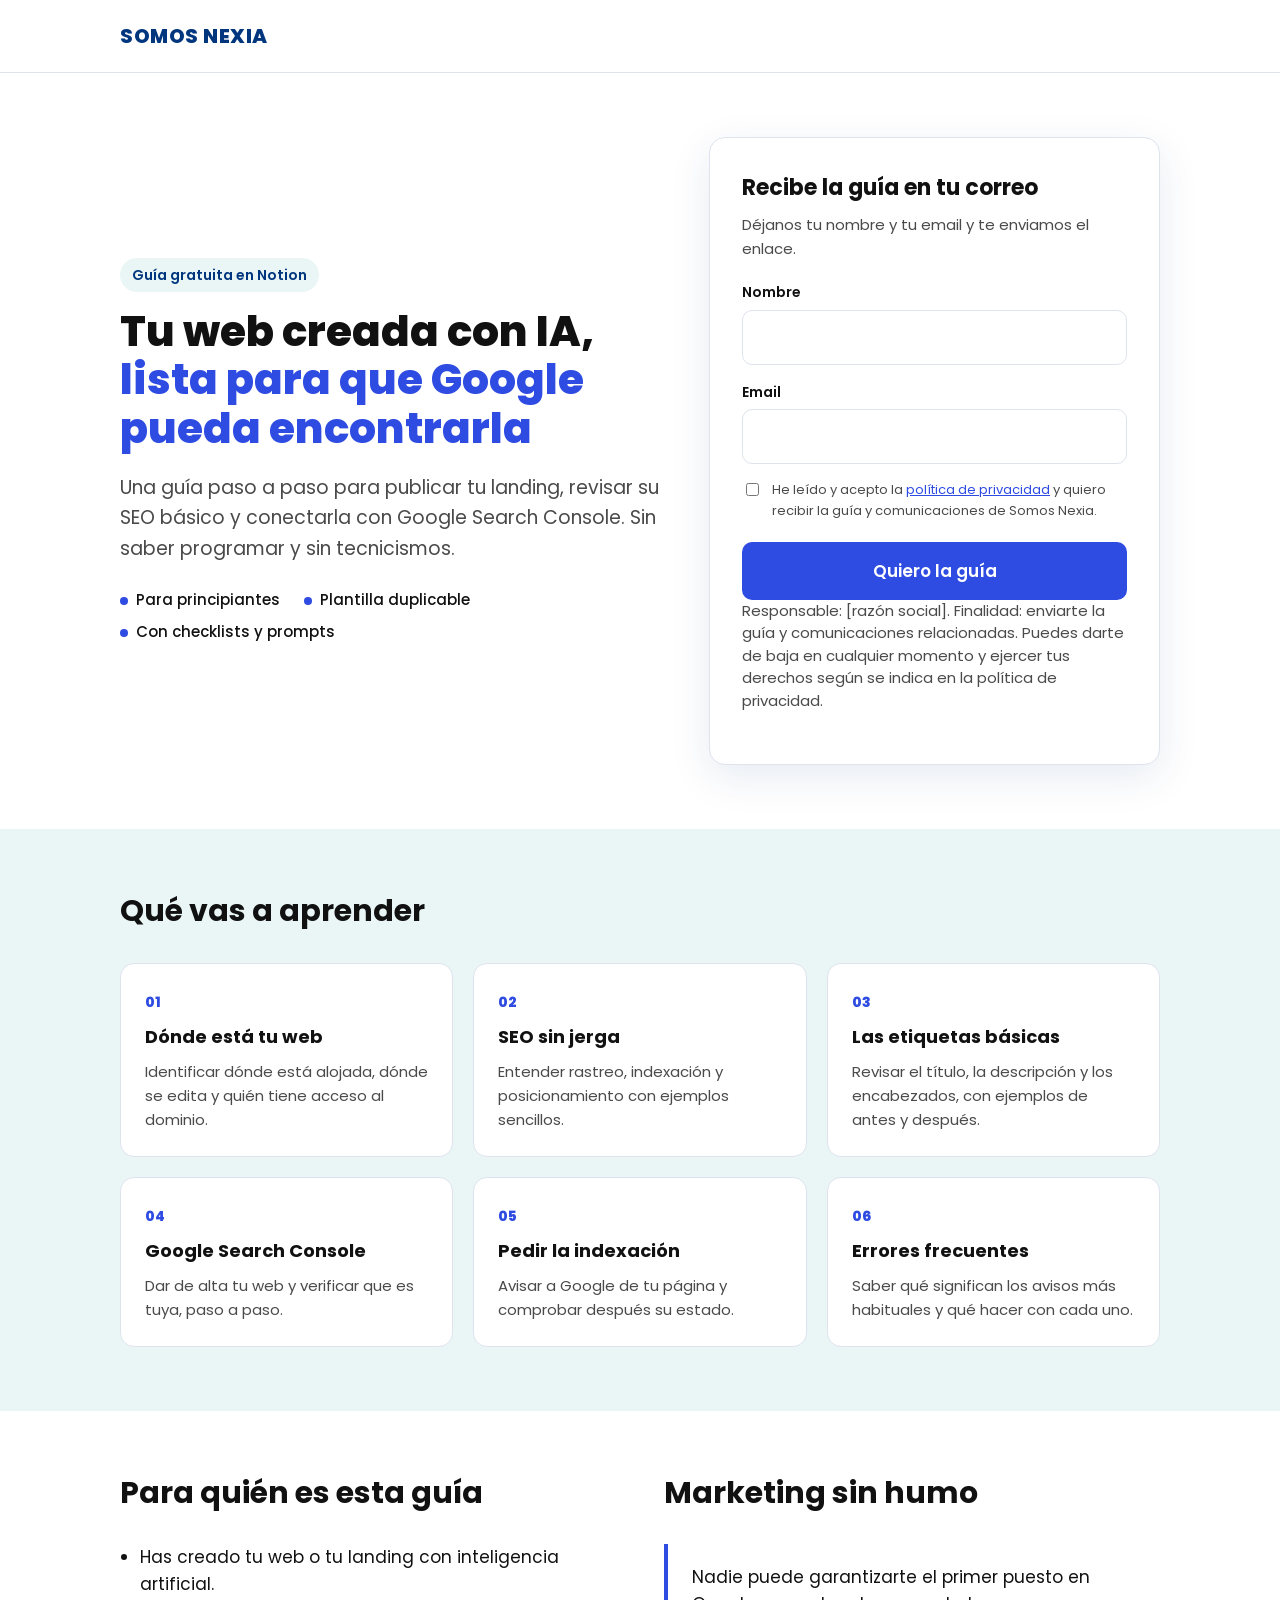
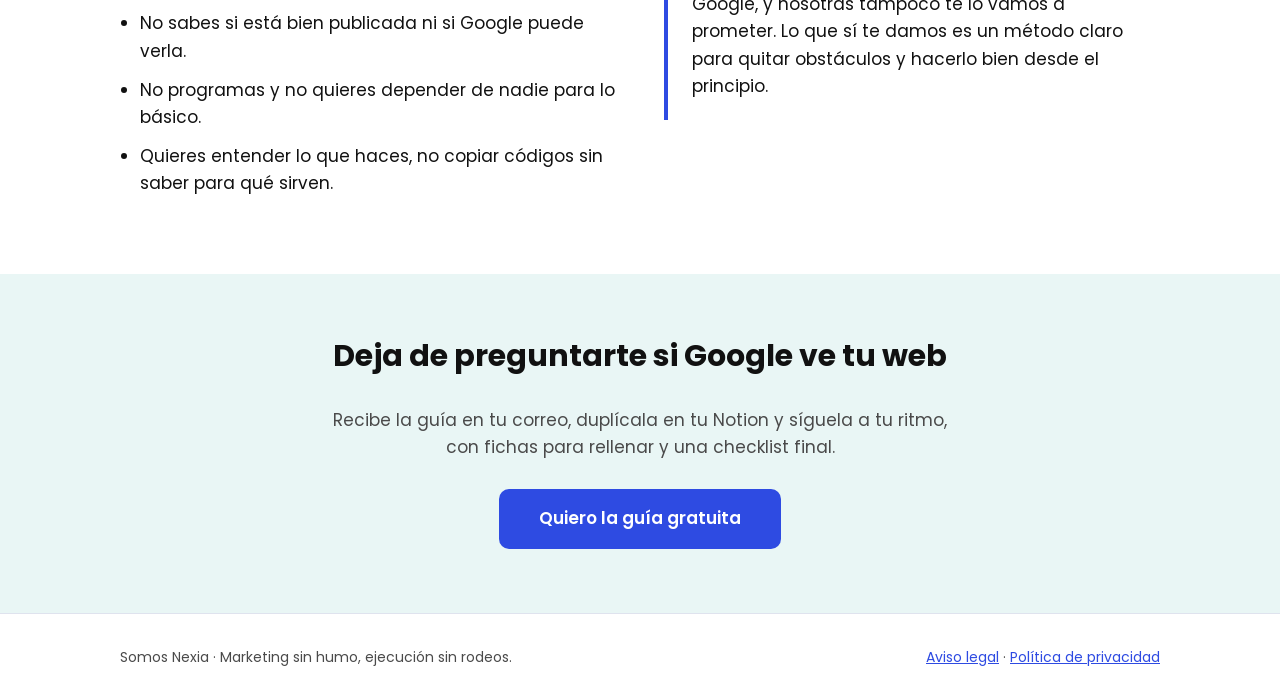
<file: landing-guia-seo/index.html>
<!DOCTYPE html>
<html lang="es">
<head>
  <meta charset="UTF-8">
  <meta name="viewport" content="width=device-width, initial-scale=1">
  <title>Guía gratuita: SEO e indexación para webs creadas con IA | Somos Nexia</title>
  <meta name="description" content="Guía gratuita paso a paso para publicar tu web creada con IA, revisar su SEO básico y conectarla con Google Search Console. Sin saber programar.">
  <!-- SUSTITUYE por la dirección definitiva de esta landing -->
  <link rel="canonical" href="https://somosnexia.com/guia-seo-web-ia/">

  <meta property="og:title" content="Guía gratuita: de web creada con IA a web que Google puede encontrar">
  <meta property="og:description" content="Publica tu landing, revisa su SEO básico y conéctala con Google Search Console. Paso a paso y sin programar.">
  <meta property="og:url" content="https://somosnexia.com/guia-seo-web-ia/">
  <meta property="og:type" content="website">

  <link rel="preconnect" href="https://fonts.googleapis.com">
  <link rel="preconnect" href="https://fonts.gstatic.com" crossorigin>
  <link href="https://fonts.googleapis.com/css2?family=Poppins:wght@400;500;600;700;800&display=swap" rel="stylesheet">

  <style>
    :root {
      --azul: #2e4be2;
      --azul-oscuro: #00367d;
      --fondo-suave: #e9f6f5;
      --texto: #111111;
      --texto-suave: #4a4a4a;
      --blanco: #ffffff;
      --borde: #dfe3ee;
    }

    * { box-sizing: border-box; }

    body {
      margin: 0;
      font-family: "Poppins", Arial, sans-serif;
      color: var(--texto);
      background: var(--blanco);
      line-height: 1.6;
      font-size: 17px;
    }

    a { color: var(--azul); }

    .contenedor {
      max-width: 1080px;
      margin: 0 auto;
      padding: 0 20px;
    }

    header {
      padding: 20px 0;
      border-bottom: 1px solid var(--borde);
    }

    .marca {
      font-weight: 800;
      font-size: 20px;
      color: var(--azul-oscuro);
      text-decoration: none;
      letter-spacing: 0.5px;
    }

    .hero {
      padding-top: 64px;
      padding-bottom: 64px;
      display: grid;
      grid-template-columns: 1.2fr 1fr;
      gap: 48px;
      align-items: center;
    }

    .etiqueta {
      display: inline-block;
      background: var(--fondo-suave);
      color: var(--azul-oscuro);
      font-weight: 600;
      font-size: 14px;
      padding: 6px 12px;
      border-radius: 999px;
      margin-bottom: 16px;
    }

    h1 {
      font-size: 42px;
      line-height: 1.15;
      font-weight: 800;
      margin: 0 0 20px;
    }

    h1 span { color: var(--azul); }

    .subtitulo {
      font-size: 19px;
      color: var(--texto-suave);
      margin: 0 0 24px;
    }

    .datos {
      list-style: none;
      padding: 0;
      margin: 0;
      display: flex;
      flex-wrap: wrap;
      gap: 8px 24px;
      font-weight: 500;
      font-size: 15px;
    }

    .datos li::before {
      content: "";
      display: inline-block;
      width: 8px;
      height: 8px;
      background: var(--azul);
      border-radius: 50%;
      margin-right: 8px;
      vertical-align: middle;
    }

    .formulario {
      background: var(--blanco);
      border: 1px solid var(--borde);
      border-radius: 16px;
      padding: 32px;
      box-shadow: 0 12px 40px rgba(0, 54, 125, 0.10);
    }

    .formulario h2 {
      font-size: 22px;
      margin: 0 0 8px;
    }

    .formulario p {
      margin: 0 0 20px;
      color: var(--texto-suave);
      font-size: 15px;
    }

    label {
      display: block;
      font-weight: 600;
      font-size: 14px;
      margin-bottom: 6px;
    }

    input[type="text"],
    input[type="email"] {
      width: 100%;
      padding: 14px;
      font-family: inherit;
      font-size: 16px;
      border: 1px solid var(--borde);
      border-radius: 10px;
      margin-bottom: 16px;
    }

    input[type="text"]:focus,
    input[type="email"]:focus {
      outline: 2px solid var(--azul);
      border-color: var(--azul);
    }

    .consentimiento {
      display: flex;
      gap: 10px;
      align-items: flex-start;
      font-weight: 400;
      font-size: 13px;
      color: var(--texto-suave);
      margin-bottom: 20px;
    }

    .consentimiento input { margin-top: 3px; }

    .boton {
      display: inline-block;
      width: 100%;
      background: var(--azul);
      color: var(--blanco);
      border: 0;
      border-radius: 10px;
      padding: 16px 24px;
      font-family: inherit;
      font-size: 17px;
      font-weight: 600;
      cursor: pointer;
      text-align: center;
      text-decoration: none;
    }

    .boton:hover { background: var(--azul-oscuro); }

    .legal {
      font-size: 12px;
      color: var(--texto-suave);
      margin-top: 16px;
      line-height: 1.5;
    }

    section { padding: 64px 0; }

    .fondo-suave { background: var(--fondo-suave); }

    section h2 {
      font-size: 30px;
      line-height: 1.25;
      margin: 0 0 32px;
    }

    .rejilla {
      display: grid;
      grid-template-columns: repeat(3, 1fr);
      gap: 20px;
    }

    .tarjeta {
      background: var(--blanco);
      border-radius: 14px;
      padding: 24px;
      border: 1px solid var(--borde);
    }

    .tarjeta .numero {
      font-weight: 800;
      color: var(--azul);
      font-size: 14px;
    }

    .tarjeta h3 {
      font-size: 18px;
      margin: 8px 0;
    }

    .tarjeta p {
      margin: 0;
      color: var(--texto-suave);
      font-size: 15px;
    }

    .dos-columnas {
      display: grid;
      grid-template-columns: 1fr 1fr;
      gap: 48px;
    }

    .lista {
      padding-left: 20px;
      margin: 0;
    }

    .lista li { margin-bottom: 12px; }

    .aviso {
      border-left: 4px solid var(--azul);
      padding: 20px 24px;
      background: var(--blanco);
      border-radius: 0 12px 12px 0;
    }

    .aviso p { margin: 0; }

    .cierre { text-align: center; }

    .cierre p {
      max-width: 620px;
      margin: 0 auto 28px;
      color: var(--texto-suave);
    }

    .cierre .boton {
      width: auto;
      padding: 16px 40px;
    }

    footer {
      padding: 32px 0;
      border-top: 1px solid var(--borde);
      font-size: 14px;
      color: var(--texto-suave);
    }

    footer .contenedor {
      display: flex;
      justify-content: space-between;
      flex-wrap: wrap;
      gap: 12px;
    }

    @media (max-width: 860px) {
      .hero,
      .dos-columnas { grid-template-columns: 1fr; gap: 32px; }
      .rejilla { grid-template-columns: 1fr; }
      .hero { padding-top: 40px; padding-bottom: 40px; }
      h1 { font-size: 32px; }
      section { padding: 48px 0; }
      section h2 { font-size: 25px; }
      .formulario { padding: 24px; }
    }
  </style>
</head>
<body>

  <header>
    <div class="contenedor">
      <!-- SUSTITUYE por la dirección de tu web principal -->
      <a class="marca" href="https://somosnexia.com/">SOMOS NEXIA</a>
    </div>
  </header>

  <main>
    <div class="contenedor hero">
      <div>
        <span class="etiqueta">Guía gratuita en Notion</span>
        <h1>Tu web creada con IA, <span>lista para que Google pueda encontrarla</span></h1>
        <p class="subtitulo">Una guía paso a paso para publicar tu landing, revisar su SEO básico y conectarla con Google Search Console. Sin saber programar y sin tecnicismos.</p>
        <ul class="datos">
          <li>Para principiantes</li>
          <li>Plantilla duplicable</li>
          <li>Con checklists y prompts</li>
        </ul>
      </div>

      <!--
        FORMULARIO
        Sustituye el valor de "action" por la dirección que te dé tu herramienta de email marketing,
        o reemplaza todo este bloque por el formulario que te genere esa herramienta.
        Revisa que los nombres de los campos (name="...") coincidan con los que pide.
      -->
      <form class="formulario" id="registro" action="URL-DE-TU-HERRAMIENTA-DE-EMAIL" method="post">
        <h2>Recibe la guía en tu correo</h2>
        <p>Déjanos tu nombre y tu email y te enviamos el enlace.</p>

        <label for="nombre">Nombre</label>
        <input type="text" id="nombre" name="nombre" autocomplete="given-name" required>

        <label for="email">Email</label>
        <input type="email" id="email" name="email" autocomplete="email" required>

        <label class="consentimiento" for="privacidad">
          <input type="checkbox" id="privacidad" name="privacidad" required>
          <span>He leído y acepto la <a href="https://somosnexia.com/politica-de-privacidad/">política de privacidad</a> y quiero recibir la guía y comunicaciones de Somos Nexia.</span>
        </label>

        <button class="boton" type="submit">Quiero la guía</button>

        <p class="legal">
          <!-- SUSTITUYE por vuestros datos legales reales -->
          Responsable: [razón social]. Finalidad: enviarte la guía y comunicaciones relacionadas. Puedes darte de baja en cualquier momento y ejercer tus derechos según se indica en la política de privacidad.
        </p>
      </form>
    </div>

    <section class="fondo-suave">
      <div class="contenedor">
        <h2>Qué vas a aprender</h2>
        <div class="rejilla">
          <div class="tarjeta">
            <span class="numero">01</span>
            <h3>Dónde está tu web</h3>
            <p>Identificar dónde está alojada, dónde se edita y quién tiene acceso al dominio.</p>
          </div>
          <div class="tarjeta">
            <span class="numero">02</span>
            <h3>SEO sin jerga</h3>
            <p>Entender rastreo, indexación y posicionamiento con ejemplos sencillos.</p>
          </div>
          <div class="tarjeta">
            <span class="numero">03</span>
            <h3>Las etiquetas básicas</h3>
            <p>Revisar el título, la descripción y los encabezados, con ejemplos de antes y después.</p>
          </div>
          <div class="tarjeta">
            <span class="numero">04</span>
            <h3>Google Search Console</h3>
            <p>Dar de alta tu web y verificar que es tuya, paso a paso.</p>
          </div>
          <div class="tarjeta">
            <span class="numero">05</span>
            <h3>Pedir la indexación</h3>
            <p>Avisar a Google de tu página y comprobar después su estado.</p>
          </div>
          <div class="tarjeta">
            <span class="numero">06</span>
            <h3>Errores frecuentes</h3>
            <p>Saber qué significan los avisos más habituales y qué hacer con cada uno.</p>
          </div>
        </div>
      </div>
    </section>

    <section>
      <div class="contenedor dos-columnas">
        <div>
          <h2>Para quién es esta guía</h2>
          <ul class="lista">
            <li>Has creado tu web o tu landing con inteligencia artificial.</li>
            <li>No sabes si está bien publicada ni si Google puede verla.</li>
            <li>No programas y no quieres depender de nadie para lo básico.</li>
            <li>Quieres entender lo que haces, no copiar códigos sin saber para qué sirven.</li>
          </ul>
        </div>
        <div>
          <h2>Marketing sin humo</h2>
          <div class="aviso">
            <p>Nadie puede garantizarte el primer puesto en Google, y nosotras tampoco te lo vamos a prometer. Lo que sí te damos es un método claro para quitar obstáculos y hacerlo bien desde el principio.</p>
          </div>
        </div>
      </div>
    </section>

    <section class="fondo-suave cierre">
      <div class="contenedor">
        <h2>Deja de preguntarte si Google ve tu web</h2>
        <p>Recibe la guía en tu correo, duplícala en tu Notion y síguela a tu ritmo, con fichas para rellenar y una checklist final.</p>
        <a class="boton" href="#registro">Quiero la guía gratuita</a>
      </div>
    </section>
  </main>

  <footer>
    <div class="contenedor">
      <span>Somos Nexia · Marketing sin humo, ejecución sin rodeos.</span>
      <span>
        <!-- SUSTITUYE por las direcciones reales de vuestras páginas legales -->
        <a href="https://somosnexia.com/aviso-legal/">Aviso legal</a> ·
        <a href="https://somosnexia.com/politica-de-privacidad/">Política de privacidad</a>
      </span>
    </div>
  </footer>

</body>
</html>
</file>
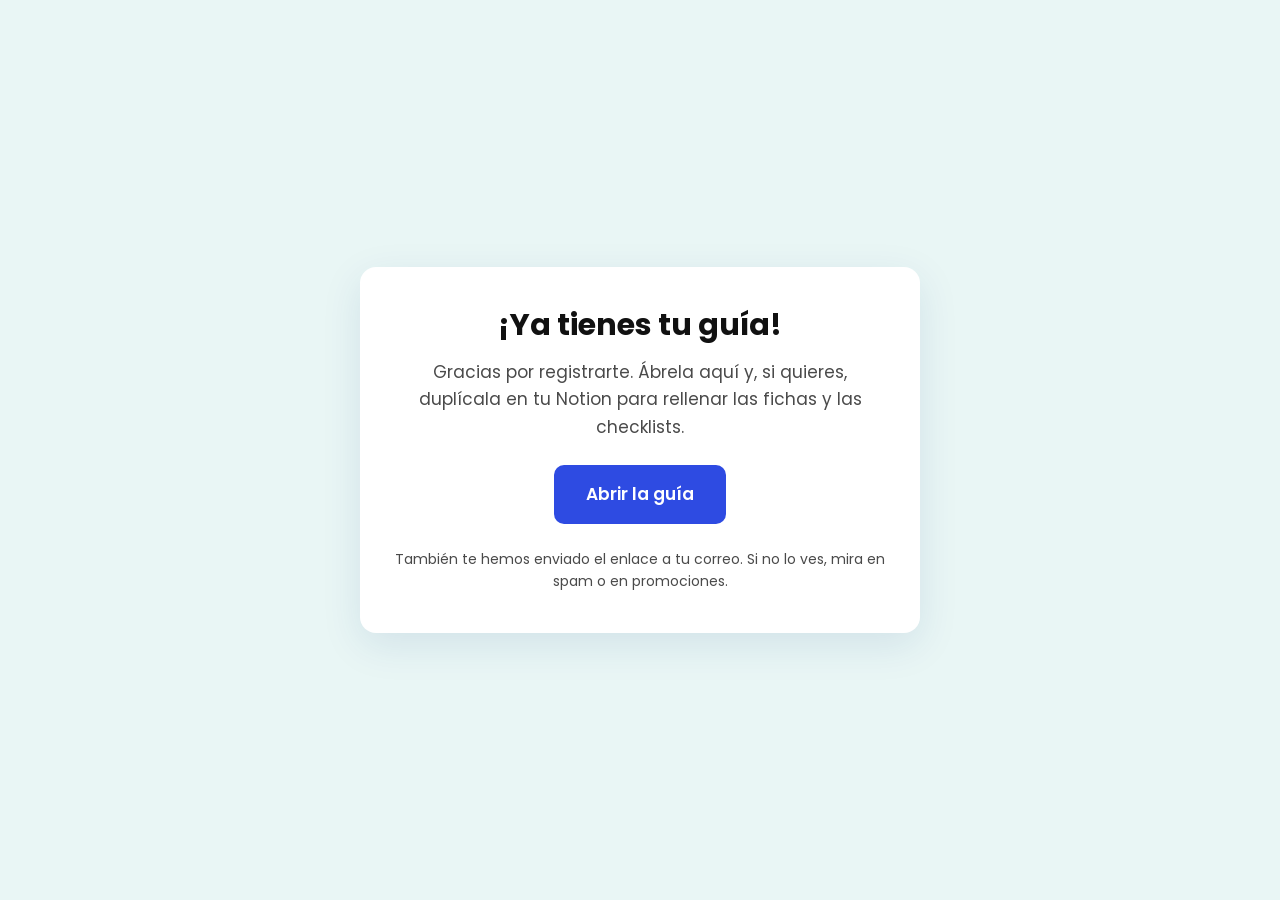
<file: landing-guia-seo/gracias.html>
<!DOCTYPE html>
<html lang="es">
<head>
  <meta charset="UTF-8">
  <meta name="viewport" content="width=device-width, initial-scale=1">
  <title>Gracias: revisa tu correo | Somos Nexia</title>
  <!-- Página de agradecimiento: no debe aparecer en Google -->
  <meta name="robots" content="noindex">

  <link rel="preconnect" href="https://fonts.googleapis.com">
  <link rel="preconnect" href="https://fonts.gstatic.com" crossorigin>
  <link href="https://fonts.googleapis.com/css2?family=Poppins:wght@400;500;600;700;800&display=swap" rel="stylesheet">

  <style>
    :root {
      --azul: #2e4be2;
      --azul-oscuro: #00367d;
      --fondo-suave: #e9f6f5;
      --texto: #111111;
      --texto-suave: #4a4a4a;
      --blanco: #ffffff;
    }

    * { box-sizing: border-box; }

    body {
      margin: 0;
      min-height: 100vh;
      display: flex;
      align-items: center;
      justify-content: center;
      font-family: "Poppins", Arial, sans-serif;
      color: var(--texto);
      background: var(--fondo-suave);
      line-height: 1.6;
      font-size: 17px;
      padding: 20px;
    }

    .caja {
      max-width: 560px;
      background: var(--blanco);
      border-radius: 16px;
      padding: 40px 32px;
      text-align: center;
      box-shadow: 0 12px 40px rgba(0, 54, 125, 0.10);
    }

    h1 {
      font-size: 30px;
      line-height: 1.2;
      margin: 0 0 16px;
    }

    p {
      color: var(--texto-suave);
      margin: 0 0 24px;
    }

    .boton {
      display: inline-block;
      background: var(--azul);
      color: var(--blanco);
      border-radius: 10px;
      padding: 16px 32px;
      font-weight: 600;
      text-decoration: none;
    }

    .boton:hover { background: var(--azul-oscuro); }

    .nota {
      font-size: 14px;
      margin: 24px 0 0;
    }
  </style>
</head>
<body>
  <div class="caja">
    <h1>¡Ya tienes tu guía!</h1>
    <p>Gracias por registrarte. Ábrela aquí y, si quieres, duplícala en tu Notion para rellenar las fichas y las checklists.</p>
    <a class="boton" href="https://vigorous-rock-272.notion.site/De-web-creada-con-IA-a-web-que-Google-puede-encontrar-gu-a-de-SEO-e-indexaci-n-de-inicio-3ffb4b4dc03c813ea4f5cc0031814a69" target="_blank" rel="noopener">Abrir la guía</a>
    <!-- Borra esta frase si no has configurado en Brevo el email automático con el enlace -->
    <p class="nota">También te hemos enviado el enlace a tu correo. Si no lo ves, mira en spam o en promociones.</p>
  </div>
</body>
</html>
</file>
